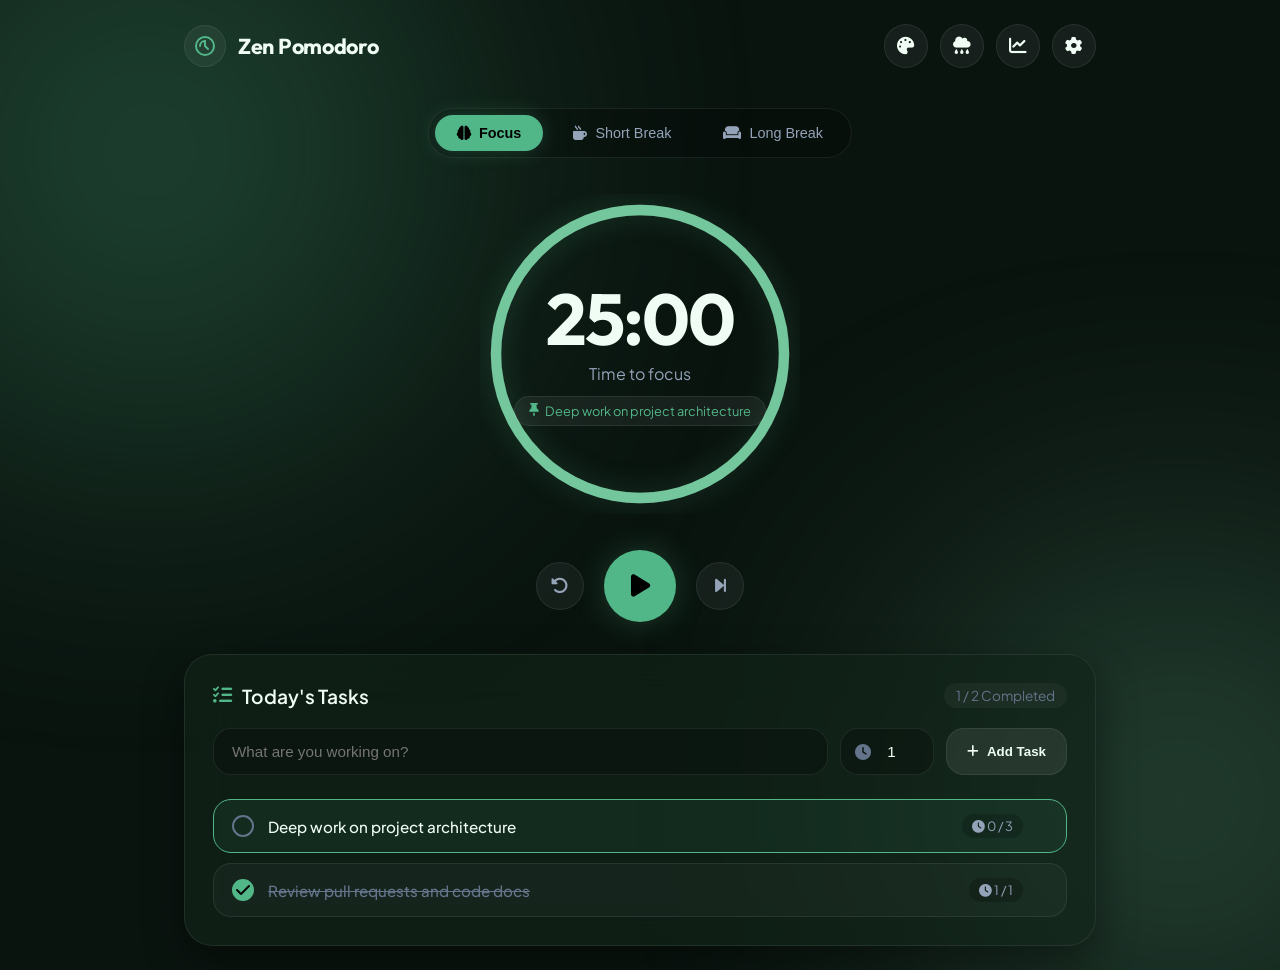
<file: zen_pomodoro/index.html>
<!DOCTYPE html>
<html lang="en" data-theme="forest">
<head>
    <meta charset="UTF-8">
    <meta name="viewport" content="width=device-width, initial-scale=1.0">
    <title>Zen Pomodoro — Mindful Focus & Ambient Productivity</title>
    <meta name="description" content="A calm, aesthetic Pomodoro timer with procedural ambient soundscapes, task tracking, and focus analytics.">
    <!-- Google Fonts -->
    <link rel="preconnect" href="https://fonts.googleapis.com">
    <link rel="preconnect" href="https://fonts.gstatic.com" crossorigin>
    <link href="https://fonts.googleapis.com/css2?family=Outfit:wght@300;400;500;600;700&family=Plus+Jakarta+Sans:wght@300;400;500;600;700&display=swap" rel="stylesheet">
    <!-- Font Awesome Icons -->
    <link rel="stylesheet" href="https://cdnjs.cloudflare.com/ajax/libs/font-awesome/6.4.0/css/all.min.css">
    <!-- Main CSS -->
    <link rel="stylesheet" href="css/style.css">
</head>
<body>

    <!-- Ambient Glowing Background Orbs -->
    <div class="ambient-glow glow-1"></div>
    <div class="ambient-glow glow-2"></div>

    <!-- Application Shell -->
    <div class="app-container">
        
        <!-- Header Bar -->
        <header class="app-header">
            <div class="brand">
                <div class="zen-logo-icon">
                    <svg width="24" height="24" viewBox="0 0 24 24" fill="none" stroke="currentColor" stroke-width="2" stroke-linecap="round" stroke-linejoin="round">
                        <circle cx="12" cy="12" r="9"/>
                        <path d="M12 7v5l3 3"/>
                        <path d="M7 12a5 5 0 0 1 5-5"/>
                    </svg>
                </div>
                <span class="brand-name">Zen Pomodoro</span>
            </div>

            <div class="header-actions">
                <!-- Theme Selector Dropdown -->
                <div class="theme-picker">
                    <button class="icon-btn" id="themeBtn" title="Switch Theme">
                        <i class="fa-solid fa-palette"></i>
                    </button>
                    <div class="theme-dropdown hidden" id="themeDropdown">
                        <div class="theme-option active" data-theme="forest">
                            <span class="color-dot forest"></span> Calm Forest
                        </div>
                        <div class="theme-option" data-theme="sunset">
                            <span class="color-dot sunset"></span> Sunset Zen
                        </div>
                        <div class="theme-option" data-theme="midnight">
                            <span class="color-dot midnight"></span> Midnight Minimal
                        </div>
                        <div class="theme-option" data-theme="latte">
                            <span class="color-dot latte"></span> Soft Latte
                        </div>
                    </div>
                </div>

                <!-- Ambient Audio Panel Toggle -->
                <button class="icon-btn" id="soundToggleBtn" title="Ambient Soundscapes">
                    <i class="fa-solid fa-cloud-rain"></i>
                    <span class="sound-active-badge hidden" id="soundActiveBadge"></span>
                </button>

                <!-- Stats Dashboard Toggle -->
                <button class="icon-btn" id="statsBtn" title="Focus Analytics">
                    <i class="fa-solid fa-chart-line"></i>
                </button>

                <!-- Settings Gear -->
                <button class="icon-btn" id="settingsBtn" title="Settings">
                    <i class="fa-solid fa-gear"></i>
                </button>
            </div>
        </header>

        <!-- Main Workspace -->
        <main class="main-layout">
            
            <!-- Center Timer Column -->
            <section class="timer-section">
                <!-- Mode Selector Pills -->
                <nav class="mode-nav">
                    <button class="mode-btn active" data-mode="focus">
                        <i class="fa-solid fa-brain"></i> Focus
                    </button>
                    <button class="mode-btn" data-mode="shortBreak">
                        <i class="fa-solid fa-mug-hot"></i> Short Break
                    </button>
                    <button class="mode-btn" data-mode="longBreak">
                        <i class="fa-solid fa-couch"></i> Long Break
                    </button>
                </nav>

                <!-- SVG Circular Progress Timer -->
                <div class="timer-display-container">
                    <svg class="timer-ring-svg" viewBox="0 0 300 300">
                        <circle class="ring-bg" cx="150" cy="150" r="135"/>
                        <circle class="ring-progress" id="ringProgress" cx="150" cy="150" r="135"/>
                    </svg>
                    
                    <div class="timer-content">
                        <span class="timer-time" id="timerTime">25:00</span>
                        <span class="timer-label" id="timerLabel">Time to focus</span>
                        
                        <!-- Active Task Indicator -->
                        <div class="active-task-pill hidden" id="activeTaskPill">
                            <i class="fa-solid fa-thumbtack"></i>
                            <span id="activeTaskTitle">Select a task below</span>
                        </div>
                    </div>
                </div>

                <!-- Primary Controls -->
                <div class="timer-controls">
                    <button class="ctrl-btn reset-btn" id="resetBtn" title="Reset Session">
                        <i class="fa-solid fa-rotate-left"></i>
                    </button>
                    <button class="ctrl-btn play-btn" id="playBtn" title="Start Timer (Spacebar)">
                        <i class="fa-solid fa-play" id="playIcon"></i>
                    </button>
                    <button class="ctrl-btn skip-btn" id="skipBtn" title="Skip Session">
                        <i class="fa-solid fa-forward-step"></i>
                    </button>
                </div>
            </section>

            <!-- Task Management Section -->
            <section class="tasks-section card">
                <div class="section-header">
                    <h2><i class="fa-solid fa-list-check"></i> Today's Tasks</h2>
                    <span class="task-counter" id="taskCounter">0 / 0 Completed</span>
                </div>

                <!-- Add Task Form -->
                <form class="add-task-form" id="addTaskForm">
                    <input type="text" id="taskInput" placeholder="What are you working on?" required autocomplete="off">
                    <div class="pomo-est-wrapper" title="Estimated Pomodoros">
                        <i class="fa-solid fa-clock"></i>
                        <input type="number" id="taskEstInput" min="1" max="10" value="1">
                    </div>
                    <button type="submit" class="btn-add-task">
                        <i class="fa-solid fa-plus"></i> Add Task
                    </button>
                </form>

                <!-- Tasks List -->
                <ul class="tasks-list" id="tasksList">
                    <!-- Dynamic Task Items -->
                </ul>
            </section>

        </main>

    </div>

    <!-- Ambient Sounds Drawer -->
    <div class="ambient-drawer hidden" id="ambientDrawer">
        <div class="drawer-header">
            <h3><i class="fa-solid fa-headphones"></i> Ambient Soundscapes</h3>
            <button class="close-drawer-btn" id="closeAmbientBtn"><i class="fa-solid fa-xmark"></i></button>
        </div>
        <p class="drawer-sub">Procedurally generated soothing background audio powered by Web Audio API.</p>
        
        <div class="sounds-grid">
            <!-- Soft Rain -->
            <div class="sound-card" data-sound="rain">
                <div class="sound-info">
                    <i class="fa-solid fa-cloud-showers-heavy sound-icon"></i>
                    <span class="sound-name">Soft Rain</span>
                </div>
                <div class="sound-controls">
                    <button class="sound-toggle-btn"><i class="fa-solid fa-play"></i></button>
                    <input type="range" class="volume-slider" min="0" max="1" step="0.05" value="0.5">
                </div>
            </div>

            <!-- Ocean Waves -->
            <div class="sound-card" data-sound="waves">
                <div class="sound-info">
                    <i class="fa-solid fa-water sound-icon"></i>
                    <span class="sound-name">Ocean Waves</span>
                </div>
                <div class="sound-controls">
                    <button class="sound-toggle-btn"><i class="fa-solid fa-play"></i></button>
                    <input type="range" class="volume-slider" min="0" max="1" step="0.05" value="0.5">
                </div>
            </div>

            <!-- Forest Breeze -->
            <div class="sound-card" data-sound="forest">
                <div class="sound-info">
                    <i class="fa-solid fa-tree sound-icon"></i>
                    <span class="sound-name">Forest Wind</span>
                </div>
                <div class="sound-controls">
                    <button class="sound-toggle-btn"><i class="fa-solid fa-play"></i></button>
                    <input type="range" class="volume-slider" min="0" max="1" step="0.05" value="0.5">
                </div>
            </div>

            <!-- 432Hz Focus Tone -->
            <div class="sound-card" data-sound="focus">
                <div class="sound-info">
                    <i class="fa-solid fa-wave-square sound-icon"></i>
                    <span class="sound-name">432Hz Focus Tone</span>
                </div>
                <div class="sound-controls">
                    <button class="sound-toggle-btn"><i class="fa-solid fa-play"></i></button>
                    <input type="range" class="volume-slider" min="0" max="1" step="0.05" value="0.4">
                </div>
            </div>
        </div>
    </div>

    <!-- Analytics Modal -->
    <div class="modal-overlay hidden" id="statsModal">
        <div class="modal-card">
            <button class="modal-close" id="closeStatsBtn"><i class="fa-solid fa-xmark"></i></button>
            <div class="modal-body">
                <h2><i class="fa-solid fa-chart-pie"></i> Productivity Analytics</h2>
                
                <div class="stats-overview-grid">
                    <div class="stat-box">
                        <span class="stat-num" id="statFocusTime">0m</span>
                        <span class="stat-lbl">Focus Time Today</span>
                    </div>
                    <div class="stat-box">
                        <span class="stat-num" id="statCompletedPomos">0</span>
                        <span class="stat-lbl">Pomodoros Done</span>
                    </div>
                    <div class="stat-box">
                        <span class="stat-num" id="statStreak">1 Day</span>
                        <span class="stat-lbl">Daily Streak</span>
                    </div>
                </div>

                <div class="stats-chart-section">
                    <h3>Focus Distribution</h3>
                    <div class="bar-chart-container" id="barChartContainer">
                        <!-- Bars dynamically rendered -->
                    </div>
                </div>
            </div>
        </div>
    </div>

    <!-- Settings Modal -->
    <div class="modal-overlay hidden" id="settingsModal">
        <div class="modal-card">
            <button class="modal-close" id="closeSettingsBtn"><i class="fa-solid fa-xmark"></i></button>
            <div class="modal-body">
                <h2><i class="fa-solid fa-sliders"></i> Timer Preferences</h2>
                
                <form id="settingsForm">
                    <div class="setting-group">
                        <label>Timer Durations (minutes)</label>
                        <div class="duration-inputs-grid">
                            <div class="input-item">
                                <span>Focus</span>
                                <input type="number" id="setFocusTime" min="1" max="90" value="25">
                            </div>
                            <div class="input-item">
                                <span>Short Break</span>
                                <input type="number" id="setShortBreak" min="1" max="30" value="5">
                            </div>
                            <div class="input-item">
                                <span>Long Break</span>
                                <input type="number" id="setLongBreak" min="1" max="60" value="15">
                            </div>
                        </div>
                    </div>

                    <div class="setting-row">
                        <span>Auto-start Breaks</span>
                        <label class="toggle-switch">
                            <input type="checkbox" id="setAutoBreaks">
                            <span class="toggle-slider"></span>
                        </label>
                    </div>

                    <div class="setting-row">
                        <span>Auto-start Focus Sessions</span>
                        <label class="toggle-switch">
                            <input type="checkbox" id="setAutoFocus">
                            <span class="toggle-slider"></span>
                        </label>
                    </div>

                    <button type="submit" class="btn-save-settings">Save Changes</button>
                </form>
            </div>
        </div>
    </div>

    <!-- JavaScript Files -->
    <script src="js/ambient.js"></script>
    <script src="js/timer.js"></script>
    <script src="js/tasks.js"></script>
    <script src="js/stats.js"></script>
    <script src="js/app.js"></script>
</body>
</html>
</file>
<file: zen_pomodoro/css/style.css>
/* ==========================================================================
   Zen Pomodoro — Serene Aesthetic Design System
   ========================================================================== */

:root {
    /* Theme Defaults: Calm Forest */
    --bg-dark: #0A140F;
    --card-bg: rgba(18, 36, 26, 0.65);
    --card-border: rgba(255, 255, 255, 0.08);
    --accent: #52B788;
    --accent-glow: rgba(82, 183, 136, 0.25);
    --ring-track: rgba(255, 255, 255, 0.06);
    --ring-fill: #74C69D;

    --text-primary: #F0FDF4;
    --text-secondary: #94A3B8;
    --text-muted: #64748B;

    --font-heading: 'Outfit', -apple-system, sans-serif;
    --font-body: 'Plus Jakarta Sans', -apple-system, sans-serif;

    --radius-sm: 10px;
    --radius-md: 18px;
    --radius-lg: 28px;
    --radius-full: 9999px;

    --transition: all 0.35s cubic-bezier(0.4, 0, 0.2, 1);
    --shadow-soft: 0 15px 40px rgba(0, 0, 0, 0.4);
}

/* Theme Options Override */
[data-theme="sunset"] {
    --bg-dark: #1A0E13;
    --card-bg: rgba(42, 22, 30, 0.65);
    --accent: #E07A5F;
    --accent-glow: rgba(224, 122, 95, 0.25);
    --ring-fill: #F4A261;
    --text-primary: #FFF5F2;
}

[data-theme="midnight"] {
    --bg-dark: #0B0F19;
    --card-bg: rgba(19, 27, 44, 0.65);
    --accent: #818CF8;
    --accent-glow: rgba(129, 140, 248, 0.25);
    --ring-fill: #A78BFA;
    --text-primary: #F8FAFC;
}

[data-theme="latte"] {
    --bg-dark: #191412;
    --card-bg: rgba(40, 32, 28, 0.65);
    --accent: #D4A373;
    --accent-glow: rgba(212, 163, 115, 0.25);
    --ring-fill: #E9D5A1;
    --text-primary: #FEFAE0;
}

/* Reset & Setup */
*, *::before, *::after {
    box-sizing: border-box;
    margin: 0;
    padding: 0;
}

body {
    background-color: var(--bg-dark);
    color: var(--text-primary);
    font-family: var(--font-body);
    min-height: 100vh;
    overflow-x: hidden;
    position: relative;
    transition: background-color 0.5s ease, color 0.5s ease;
    display: flex;
    justify-content: center;
    align-items: center;
}

/* Ambient Glow Orbs */
.ambient-glow {
    position: fixed;
    border-radius: 50%;
    filter: blur(140px);
    pointer-events: none;
    z-index: 0;
    opacity: 0.3;
    transition: background-color 0.5s ease;
}

.glow-1 {
    width: 600px;
    height: 600px;
    background: var(--accent);
    top: -150px;
    left: -150px;
}

.glow-2 {
    width: 500px;
    height: 500px;
    background: var(--ring-fill);
    bottom: -150px;
    right: -150px;
}

/* App Container */
.app-container {
    width: 100%;
    max-width: 960px;
    margin: 0 auto;
    padding: 24px;
    position: relative;
    z-index: 1;
}

.card {
    background: var(--card-bg);
    backdrop-filter: blur(24px);
    -webkit-backdrop-filter: blur(24px);
    border: 1px solid var(--card-border);
    border-radius: var(--radius-lg);
    box-shadow: var(--shadow-soft);
    transition: var(--transition);
}

.hidden {
    display: none !important;
}

/* Header */
.app-header {
    display: flex;
    justify-content: space-between;
    align-items: center;
    margin-bottom: 40px;
}

.brand {
    display: flex;
    align-items: center;
    gap: 12px;
}

.zen-logo-icon {
    width: 42px;
    height: 42px;
    background: rgba(255, 255, 255, 0.05);
    border: 1px solid var(--card-border);
    border-radius: 50%;
    display: flex;
    align-items: center;
    justify-content: center;
    color: var(--accent);
}

.brand-name {
    font-family: var(--font-heading);
    font-size: 1.35rem;
    font-weight: 700;
    letter-spacing: -0.3px;
}

.header-actions {
    display: flex;
    gap: 12px;
    position: relative;
}

.icon-btn {
    width: 44px;
    height: 44px;
    background: rgba(255, 255, 255, 0.05);
    border: 1px solid var(--card-border);
    border-radius: 50%;
    color: var(--text-primary);
    font-size: 1.1rem;
    cursor: pointer;
    display: flex;
    align-items: center;
    justify-content: center;
    transition: var(--transition);
    position: relative;
}

.icon-btn:hover {
    background: rgba(255, 255, 255, 0.1);
    color: var(--accent);
    transform: translateY(-2px);
}

.sound-active-badge {
    position: absolute;
    top: 8px;
    right: 8px;
    width: 8px;
    height: 8px;
    background-color: var(--accent);
    border-radius: 50%;
    box-shadow: 0 0 8px var(--accent);
}

/* Theme Dropdown */
.theme-picker {
    position: relative;
}

.theme-dropdown {
    position: absolute;
    top: 54px;
    right: 0;
    background: rgba(15, 23, 20, 0.95);
    backdrop-filter: blur(20px);
    border: 1px solid var(--card-border);
    border-radius: var(--radius-md);
    padding: 10px;
    min-width: 180px;
    box-shadow: var(--shadow-soft);
    z-index: 100;
}

.theme-option {
    display: flex;
    align-items: center;
    gap: 10px;
    padding: 10px 14px;
    font-size: 0.9rem;
    border-radius: var(--radius-sm);
    cursor: pointer;
    transition: var(--transition);
}

.theme-option:hover, .theme-option.active {
    background: rgba(255, 255, 255, 0.08);
    color: var(--accent);
}

.color-dot {
    width: 12px;
    height: 12px;
    border-radius: 50%;
}
.color-dot.forest { background: #52B788; }
.color-dot.sunset { background: #E07A5F; }
.color-dot.midnight { background: #818CF8; }
.color-dot.latte { background: #D4A373; }

/* Layout Grid */
.main-layout {
    display: grid;
    grid-template-columns: 1fr;
    gap: 32px;
}

/* Timer Section */
.timer-section {
    display: flex;
    flex-direction: column;
    align-items: center;
    text-align: center;
}

.mode-nav {
    display: inline-flex;
    gap: 8px;
    background: rgba(0, 0, 0, 0.25);
    padding: 6px;
    border-radius: var(--radius-full);
    border: 1px solid var(--card-border);
    margin-bottom: 36px;
}

.mode-btn {
    padding: 10px 22px;
    border-radius: var(--radius-full);
    border: none;
    background: transparent;
    color: var(--text-secondary);
    font-size: 0.9rem;
    font-weight: 500;
    cursor: pointer;
    transition: var(--transition);
    display: flex;
    align-items: center;
    gap: 8px;
}

.mode-btn:hover {
    color: var(--text-primary);
}

.mode-btn.active {
    background: var(--accent);
    color: #000;
    font-weight: 700;
    box-shadow: 0 0 20px var(--accent-glow);
}

/* Circular SVG Timer Display */
.timer-display-container {
    position: relative;
    width: 320px;
    height: 320px;
    margin-bottom: 36px;
    display: flex;
    align-items: center;
    justify-content: center;
}

.timer-ring-svg {
    width: 100%;
    height: 100%;
    transform: rotate(-90deg);
}

.ring-bg {
    fill: none;
    stroke: var(--ring-track);
    stroke-width: 10;
}

.ring-progress {
    fill: none;
    stroke: var(--ring-fill);
    stroke-width: 10;
    stroke-linecap: round;
    stroke-dasharray: 848; /* 2 * PI * 135 */
    stroke-dashoffset: 0;
    transition: stroke-dashoffset 0.8s ease-in-out, stroke 0.5s ease;
    filter: drop-shadow(0 0 12px var(--accent-glow));
}

.timer-content {
    position: absolute;
    display: flex;
    flex-direction: column;
    align-items: center;
}

.timer-time {
    font-family: var(--font-heading);
    font-size: 4.5rem;
    font-weight: 700;
    letter-spacing: -2px;
    line-height: 1;
    margin-bottom: 8px;
}

.timer-label {
    font-size: 1rem;
    color: var(--text-secondary);
    font-weight: 400;
}

.active-task-pill {
    margin-top: 12px;
    padding: 6px 14px;
    background: rgba(255, 255, 255, 0.06);
    border: 1px solid var(--card-border);
    border-radius: var(--radius-full);
    font-size: 0.8rem;
    color: var(--accent);
    display: inline-flex;
    align-items: center;
    gap: 6px;
}

/* Timer Controls */
.timer-controls {
    display: flex;
    align-items: center;
    gap: 20px;
}

.ctrl-btn {
    border: none;
    border-radius: 50%;
    cursor: pointer;
    transition: var(--transition);
    display: flex;
    align-items: center;
    justify-content: center;
}

.reset-btn, .skip-btn {
    width: 48px;
    height: 48px;
    background: rgba(255, 255, 255, 0.05);
    border: 1px solid var(--card-border);
    color: var(--text-secondary);
    font-size: 1.1rem;
}

.reset-btn:hover, .skip-btn:hover {
    background: rgba(255, 255, 255, 0.1);
    color: var(--text-primary);
}

.play-btn {
    width: 72px;
    height: 72px;
    background: var(--accent);
    color: #000;
    font-size: 1.6rem;
    box-shadow: 0 0 30px var(--accent-glow);
}

.play-btn:hover {
    transform: scale(1.06);
    box-shadow: 0 0 40px var(--accent);
}

/* Task Management */
.tasks-section {
    padding: 28px;
}

.section-header {
    display: flex;
    justify-content: space-between;
    align-items: center;
    margin-bottom: 20px;
}

.section-header h2 {
    font-size: 1.2rem;
    font-weight: 600;
    display: flex;
    align-items: center;
    gap: 10px;
}

.section-header h2 i {
    color: var(--accent);
}

.task-counter {
    font-size: 0.85rem;
    color: var(--text-muted);
    background: rgba(255, 255, 255, 0.04);
    padding: 4px 12px;
    border-radius: var(--radius-full);
}

.add-task-form {
    display: flex;
    gap: 12px;
    margin-bottom: 24px;
}

#taskInput {
    flex: 1;
    padding: 14px 18px;
    background: rgba(0, 0, 0, 0.25);
    border: 1px solid var(--card-border);
    border-radius: var(--radius-md);
    color: var(--text-primary);
    font-size: 0.95rem;
    outline: none;
    transition: var(--transition);
}

#taskInput:focus {
    border-color: var(--accent);
    box-shadow: 0 0 15px var(--accent-glow);
}

.pomo-est-wrapper {
    display: flex;
    align-items: center;
    gap: 8px;
    background: rgba(0, 0, 0, 0.25);
    border: 1px solid var(--card-border);
    border-radius: var(--radius-md);
    padding: 0 14px;
    color: var(--text-muted);
}

#taskEstInput {
    width: 40px;
    background: transparent;
    border: none;
    color: var(--text-primary);
    font-size: 0.95rem;
    outline: none;
    text-align: center;
}

.btn-add-task {
    padding: 0 20px;
    background: rgba(255, 255, 255, 0.08);
    border: 1px solid var(--card-border);
    border-radius: var(--radius-md);
    color: var(--text-primary);
    font-weight: 600;
    cursor: pointer;
    transition: var(--transition);
    display: flex;
    align-items: center;
    gap: 8px;
}

.btn-add-task:hover {
    background: var(--accent);
    color: #000;
    border-color: var(--accent);
}

.tasks-list {
    list-style: none;
    display: flex;
    flex-direction: column;
    gap: 10px;
}

.task-item {
    display: flex;
    align-items: center;
    justify-content: space-between;
    padding: 14px 18px;
    background: rgba(255, 255, 255, 0.03);
    border: 1px solid var(--card-border);
    border-radius: var(--radius-md);
    transition: var(--transition);
    cursor: pointer;
}

.task-item:hover {
    background: rgba(255, 255, 255, 0.06);
    border-color: rgba(255, 255, 255, 0.15);
}

.task-item.active-selected {
    border-color: var(--accent);
    background: rgba(82, 183, 136, 0.08);
}

.task-left {
    display: flex;
    align-items: center;
    gap: 14px;
}

.task-checkbox {
    width: 22px;
    height: 22px;
    border-radius: 50%;
    border: 2px solid var(--text-muted);
    display: flex;
    align-items: center;
    justify-content: center;
    cursor: pointer;
    transition: var(--transition);
}

.task-item.completed .task-checkbox {
    background: var(--accent);
    border-color: var(--accent);
    color: #000;
}

.task-item.completed .task-title {
    text-decoration: line-through;
    color: var(--text-muted);
}

.task-title {
    font-size: 0.95rem;
    font-weight: 500;
}

.task-right {
    display: flex;
    align-items: center;
    gap: 12px;
}

.task-pomo-count {
    font-size: 0.8rem;
    color: var(--text-secondary);
    background: rgba(0, 0, 0, 0.2);
    padding: 4px 10px;
    border-radius: var(--radius-full);
}

.delete-task-btn {
    background: none;
    border: none;
    color: var(--text-muted);
    cursor: pointer;
    font-size: 0.9rem;
    transition: var(--transition);
    opacity: 0;
}

.task-item:hover .delete-task-btn {
    opacity: 1;
}

.delete-task-btn:hover {
    color: #EF4444;
}

/* Ambient Sounds Drawer */
.ambient-drawer {
    position: fixed;
    bottom: 24px;
    right: 24px;
    width: 360px;
    background: rgba(15, 23, 20, 0.95);
    backdrop-filter: blur(24px);
    border: 1px solid var(--card-border);
    border-radius: var(--radius-lg);
    padding: 24px;
    box-shadow: var(--shadow-soft);
    z-index: 200;
}

.drawer-header {
    display: flex;
    justify-content: space-between;
    align-items: center;
    margin-bottom: 6px;
}

.drawer-header h3 {
    font-size: 1.1rem;
    display: flex;
    align-items: center;
    gap: 10px;
}

.drawer-header h3 i {
    color: var(--accent);
}

.close-drawer-btn {
    background: none;
    border: none;
    color: var(--text-muted);
    font-size: 1rem;
    cursor: pointer;
}

.drawer-sub {
    font-size: 0.8rem;
    color: var(--text-muted);
    margin-bottom: 20px;
}

.sounds-grid {
    display: flex;
    flex-direction: column;
    gap: 14px;
}

.sound-card {
    display: flex;
    align-items: center;
    justify-content: space-between;
    padding: 12px;
    background: rgba(255, 255, 255, 0.03);
    border: 1px solid var(--card-border);
    border-radius: var(--radius-md);
}

.sound-info {
    display: flex;
    align-items: center;
    gap: 10px;
}

.sound-icon {
    color: var(--accent);
    width: 20px;
}

.sound-name {
    font-size: 0.85rem;
    font-weight: 500;
}

.sound-controls {
    display: flex;
    align-items: center;
    gap: 10px;
}

.sound-toggle-btn {
    width: 32px;
    height: 32px;
    border-radius: 50%;
    border: none;
    background: rgba(255, 255, 255, 0.08);
    color: var(--text-primary);
    cursor: pointer;
    font-size: 0.8rem;
}

.sound-card.playing .sound-toggle-btn {
    background: var(--accent);
    color: #000;
}

.volume-slider {
    width: 70px;
    accent-color: var(--accent);
    cursor: pointer;
}

/* Modals */
.modal-overlay {
    position: fixed;
    inset: 0;
    background: rgba(0, 0, 0, 0.75);
    backdrop-filter: blur(12px);
    z-index: 1000;
    display: flex;
    align-items: center;
    justify-content: center;
    padding: 20px;
}

.modal-card {
    background: #0F1713;
    border: 1px solid var(--card-border);
    border-radius: var(--radius-lg);
    max-width: 500px;
    width: 100%;
    position: relative;
    box-shadow: var(--shadow-soft);
}

.modal-close {
    position: absolute;
    top: 20px;
    right: 20px;
    background: rgba(255, 255, 255, 0.06);
    border: none;
    color: var(--text-primary);
    width: 36px;
    height: 36px;
    border-radius: 50%;
    cursor: pointer;
}

.modal-body {
    padding: 32px;
}

.modal-body h2 {
    font-size: 1.3rem;
    margin-bottom: 24px;
    display: flex;
    align-items: center;
    gap: 10px;
}

.stats-overview-grid {
    display: grid;
    grid-template-columns: repeat(3, 1fr);
    gap: 12px;
    margin-bottom: 24px;
}

.stat-box {
    background: rgba(255, 255, 255, 0.03);
    border: 1px solid var(--card-border);
    border-radius: var(--radius-md);
    padding: 16px;
    text-align: center;
}

.stat-num {
    display: block;
    font-family: var(--font-heading);
    font-size: 1.6rem;
    font-weight: 700;
    color: var(--accent);
}

.stat-lbl {
    font-size: 0.75rem;
    color: var(--text-muted);
}

/* Settings Form */
.setting-group {
    margin-bottom: 20px;
}

.setting-group label {
    display: block;
    font-size: 0.85rem;
    color: var(--text-muted);
    margin-bottom: 10px;
}

.duration-inputs-grid {
    display: grid;
    grid-template-columns: repeat(3, 1fr);
    gap: 10px;
}

.input-item {
    display: flex;
    flex-direction: column;
    gap: 6px;
}

.input-item span {
    font-size: 0.8rem;
    color: var(--text-secondary);
}

.input-item input {
    padding: 10px;
    background: rgba(0, 0, 0, 0.3);
    border: 1px solid var(--card-border);
    border-radius: var(--radius-sm);
    color: var(--text-primary);
    font-size: 0.95rem;
    outline: none;
    text-align: center;
}

.setting-row {
    display: flex;
    justify-content: space-between;
    align-items: center;
    padding: 12px 0;
    border-bottom: 1px solid var(--card-border);
    font-size: 0.9rem;
}

.toggle-switch {
    position: relative;
    display: inline-block;
    width: 44px;
    height: 24px;
}

.toggle-switch input {
    opacity: 0;
    width: 0;
    height: 0;
}

.toggle-slider {
    position: absolute;
    cursor: pointer;
    inset: 0;
    background-color: rgba(255, 255, 255, 0.1);
    transition: .4s;
    border-radius: 24px;
}

.toggle-slider:before {
    position: absolute;
    content: "";
    height: 18px;
    width: 18px;
    left: 3px;
    bottom: 3px;
    background-color: white;
    transition: .4s;
    border-radius: 50%;
}

input:checked + .toggle-slider {
    background-color: var(--accent);
}

input:checked + .toggle-slider:before {
    transform: translateX(20px);
}

.btn-save-settings {
    width: 100%;
    margin-top: 24px;
    padding: 14px;
    background: var(--accent);
    color: #000;
    font-weight: 700;
    border: none;
    border-radius: var(--radius-md);
    cursor: pointer;
    font-size: 0.95rem;
}

/* Responsive */
@media (max-width: 600px) {
    .ambient-drawer {
        width: calc(100% - 32px);
        right: 16px;
        bottom: 16px;
    }
    .timer-display-container {
        width: 260px;
        height: 260px;
    }
    .timer-time {
        font-size: 3.5rem;
    }
}
</file>
